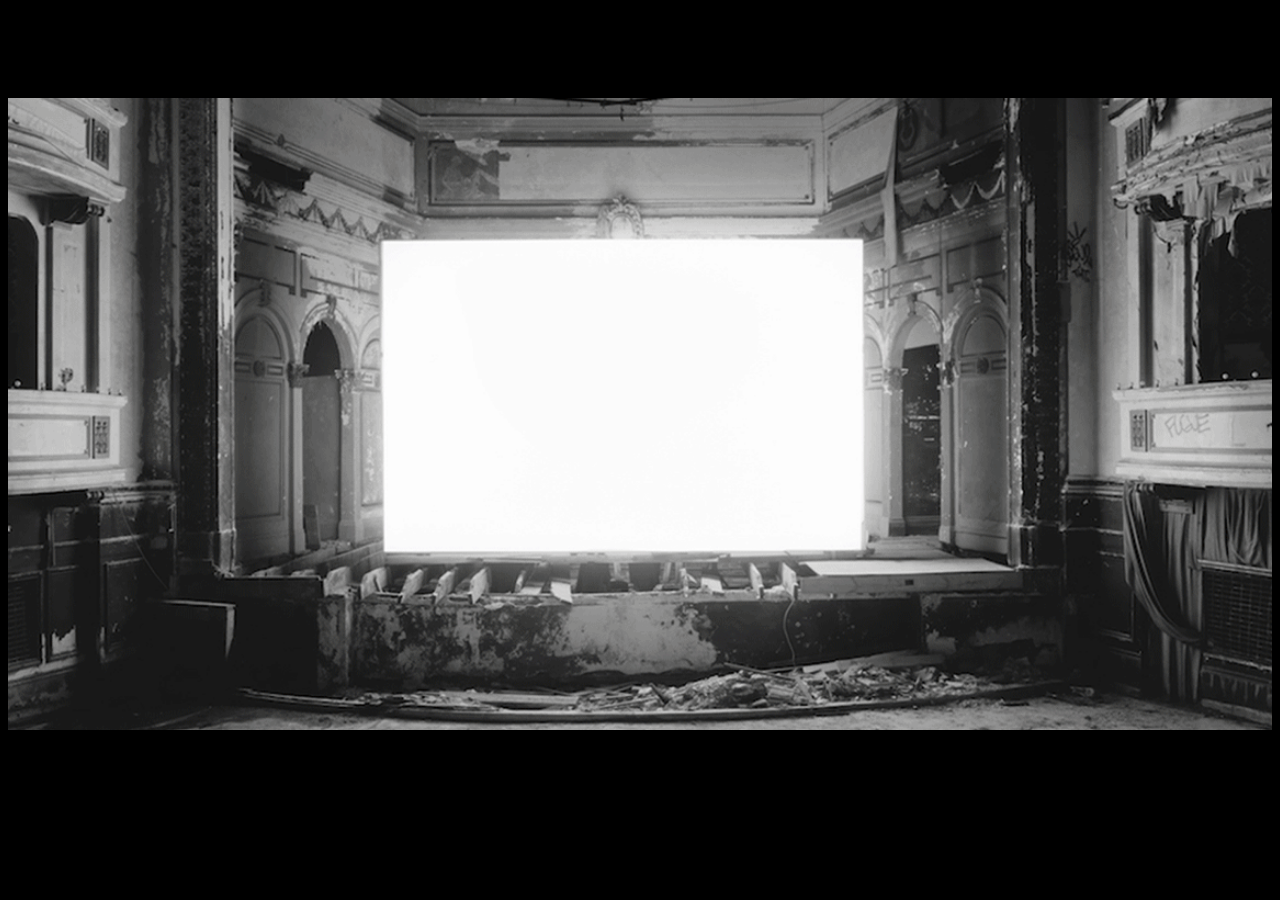
<file: index.html>
<!DOCTYPE html>
<html>
<head>

  <title>Cinema Balash</title>
<style>
.center {
    display: block;
    margin-left: auto;
    margin-right: auto;
    width: 50%;

}
.img {
  width: 100%;
  height:auto;
}
</style>

</head>
<body>


<body bgcolor="black">
  <br>
  <br>
<br>
<br>
<br>
<a href="/upcoming.html">
  <img src="/assets/bigscreen.gif" class="center, img">
</a>
</div>

</body>

</html>
</file>
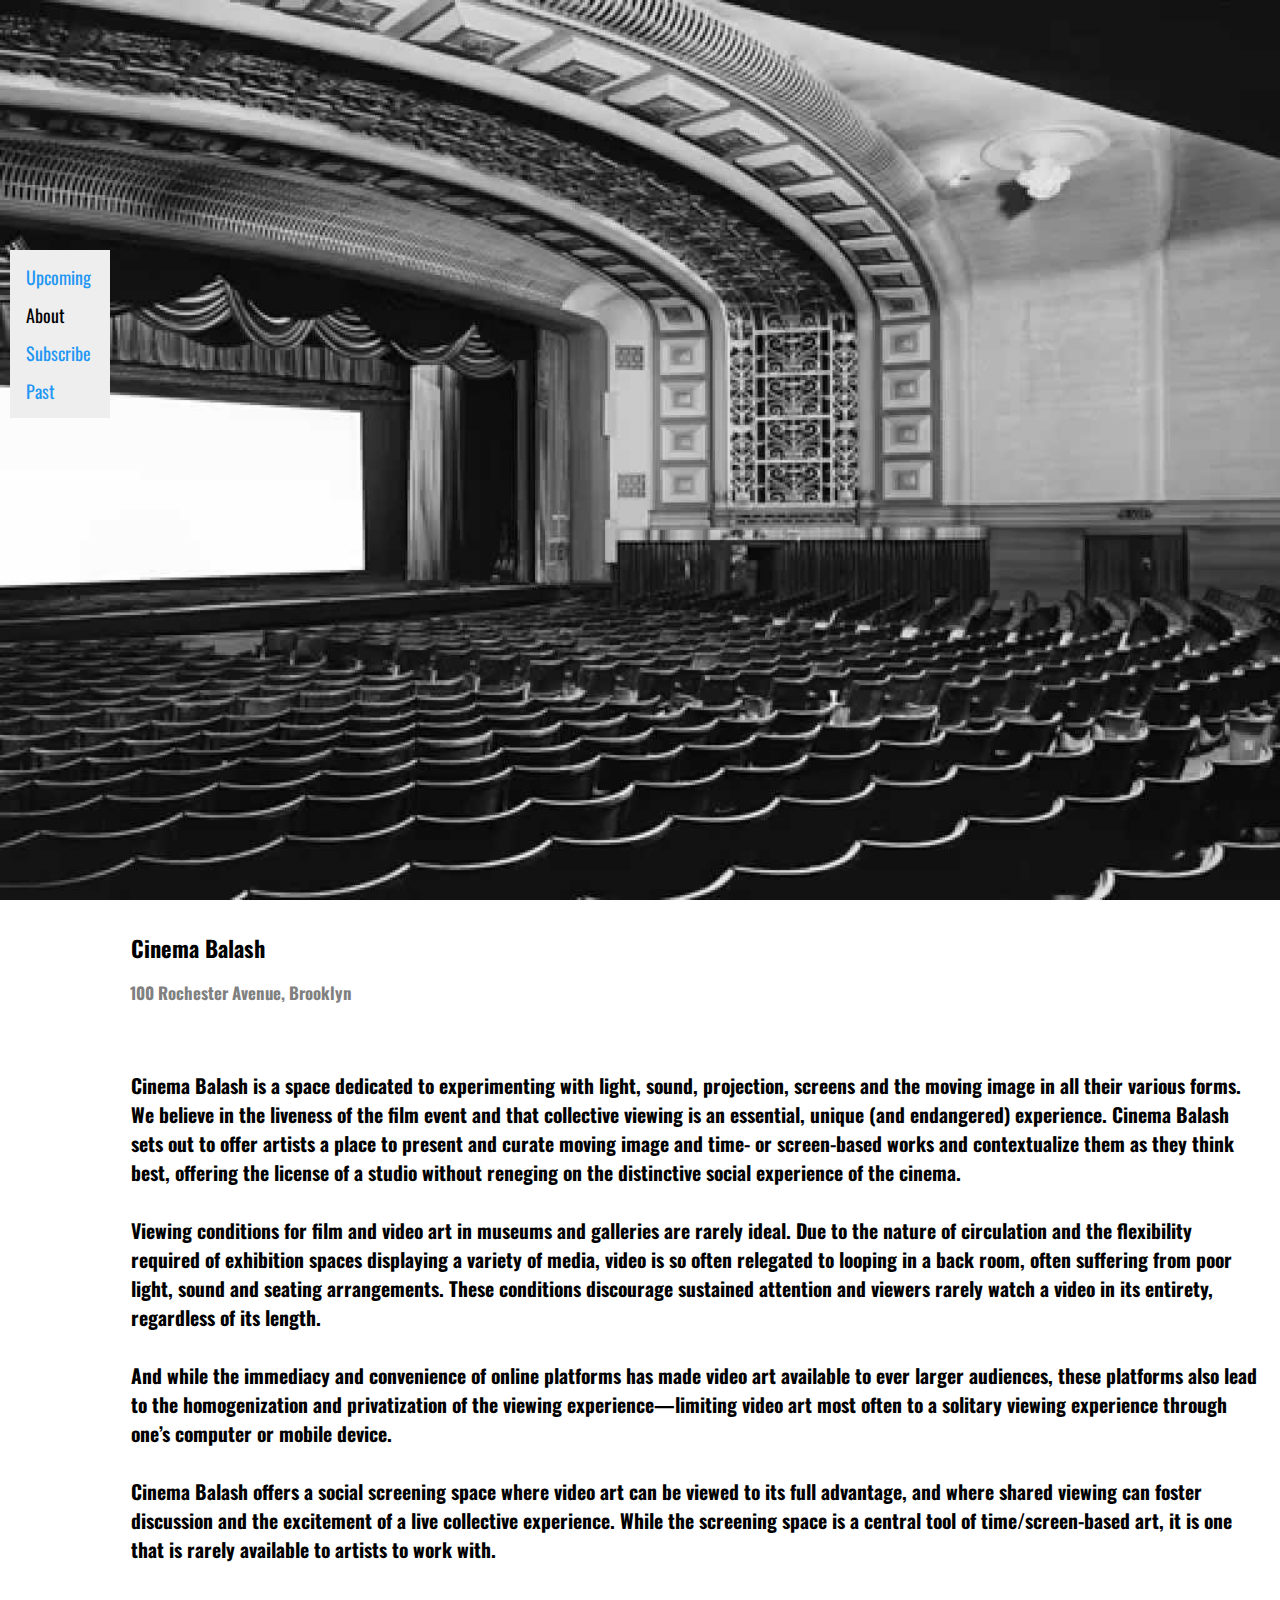
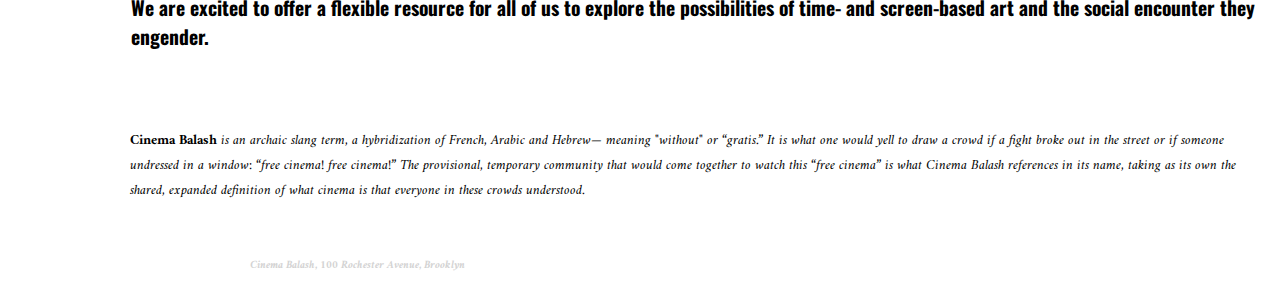
<file: about.html>
<html>
<head>
  <meta charset="utf-8">
  <title>Cinema Balash</title>
  <link href="https://fonts.googleapis.com/css?family=Amiri|Oswald" rel="stylesheet">
  <link rel="stylesheet" type="text/css" href="style.css">

<meta name="viewport" content="width=device-width, initial-scale=1">
<style>

/* BACKGROUND IMAGE  */
.bg {
    background-image: url("assets/about.jpg");
    height: 100%;
    background-position: center;
    background-repeat: no-repeat;
    background-size: cover;
}


</style>
</head>

<body>
<div class="bg">
</div>

<!-- SIDEBAR -->

<div class="sidenav">
  <a href="/upcoming.html">Upcoming</a>
  <!-- <a href="/archive.html">Archive</a> -->
  <a href="/about.html"><font color="black">About</font></a>
  <a href="/subscribe.html">Subscribe</a>
  <a href="/past.html">Past</a>
</div>

<!-- TEXT  -->

<div class="main">
<p>
  <h1>Cinema Balash</h1>
  <h2>100 Rochester Avenue, Brooklyn</h2>
  <br>


<h4>Cinema Balash is a space dedicated to experimenting with light, sound, projection,
screens and the moving image in all their various forms. We believe in the liveness of
the film event and that collective viewing is an essential, unique (and endangered)
experience. Cinema Balash sets out to offer artists a place to present and curate
moving image and time- or screen-based works and contextualize them as they think
best, offering the license of a studio without reneging on the distinctive social
experience of the cinema.
<br><br>
Viewing conditions for film and video art in museums and galleries are rarely ideal.
Due to the nature of circulation and the flexibility required of exhibition spaces
displaying a variety of media, video is so often relegated to looping in a back room,
often suffering from poor light, sound and seating arrangements. These conditions
discourage sustained attention and viewers rarely watch a video in its entirety,
regardless of its length.
<br><br>
And while the immediacy and convenience of online platforms has made video art
available to ever larger audiences, these platforms also lead to the homogenization
and privatization of the viewing experience—limiting video art most often to a
solitary viewing experience through one’s computer or mobile device.
<br><br>
Cinema Balash offers a social screening space where video art can be viewed to its
full advantage, and where shared viewing can foster discussion and the excitement
of a live collective experience. While the screening space is a central tool of
time/screen-based art, it is one that is rarely available to artists to work with.
<br><br>
We are excited to offer a flexible resource for all of us to explore the possibilities
of time- and screen-based art and the social encounter they engender.
</h4>
<br><br>
<b>Cinema Balash </b><i>is an archaic slang term, a hybridization of French, Arabic
 and Hebrew—<i><balash</i> meaning "without" or “gratis.”
 It is what one would yell to draw a crowd if a fight broke out in the street or if
 someone undressed in a window: “free cinema! free cinema!” The provisional, temporary
 community that would come together to watch this “free cinema” is what </i> Cinema Balash <i>
 references in its name, taking as its own the shared, expanded definition of what cinema is that everyone in these crowds understood.</i>
<br><br>
  </p>

<h3>Cinema Balash, 100 Rochester Avenue, Brooklyn </h3>
</p>
</div>
</body>
</html>
</file>
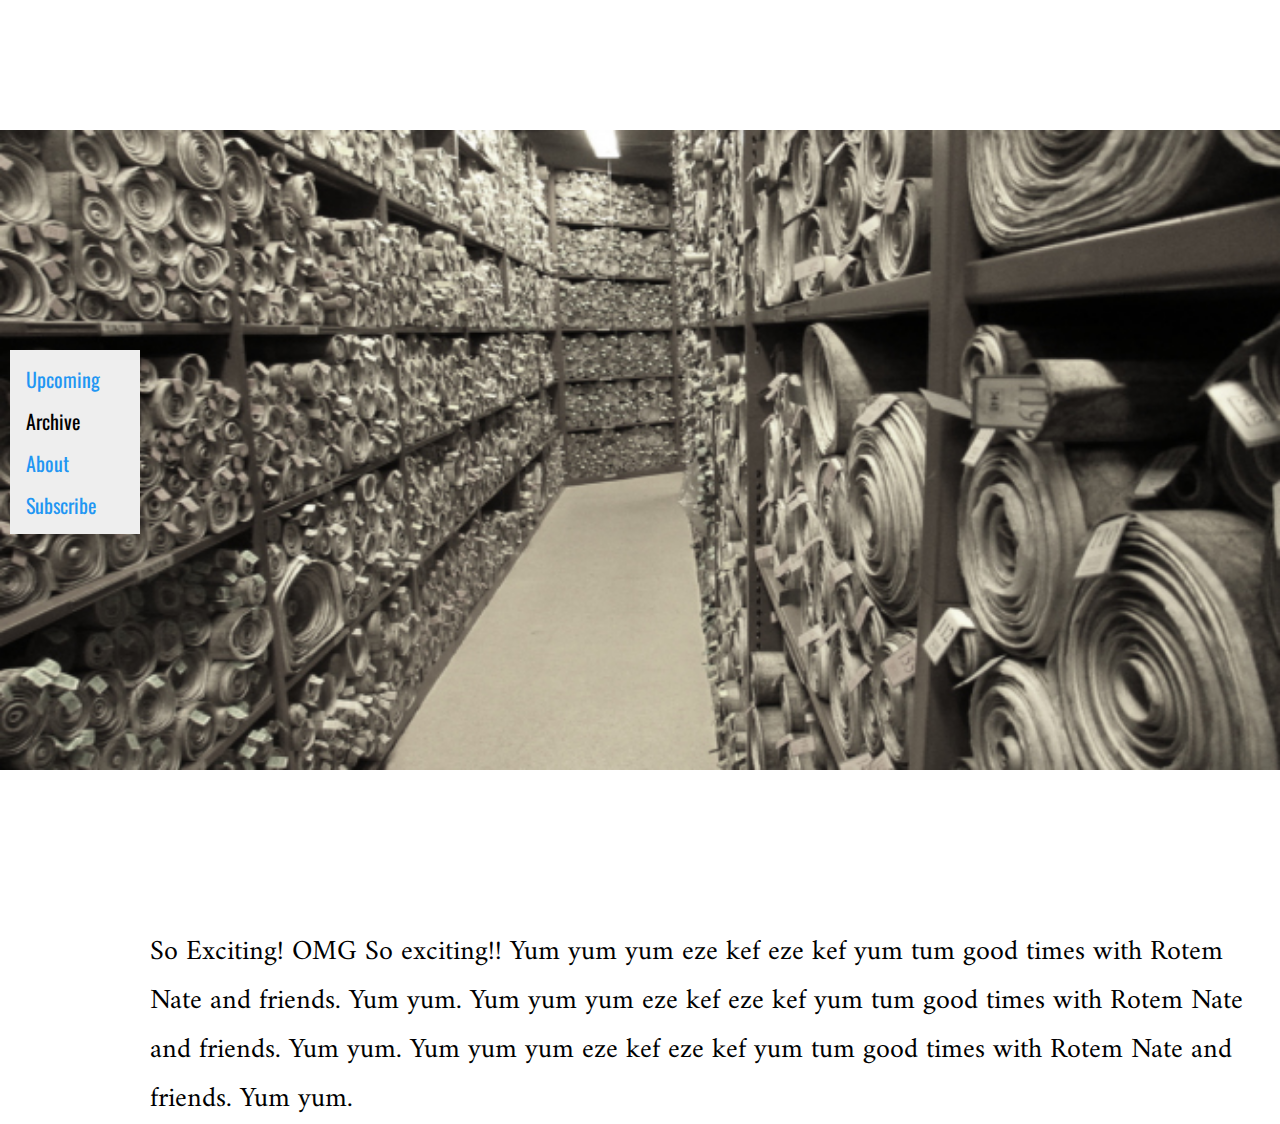
<file: archive.html>
<!DOCTYPE html>
<html>
<head>
  <meta charset="utf-8">
  <title>Cinema Balash</title>

  <link href="https://fonts.googleapis.com/css?family=Amiri|Oswald" rel="stylesheet">

<meta name="viewport" content="width=device-width, initial-scale=1">
<style>
body, html {
  height: 100%;
  margin: 0;
    <font-family: 'Oswald', sans-serif;>


    /* font-family: 'Oswald', sans-serif;
     font-family: 'Amiri', serif; */

}


.bg {
    background-image: url("assets/archive.jpg");
    height: 100%;
    background-position: center;
    background-repeat: no-repeat;
    background-size: contain;
}

.sidenav {
    width: 130px;
    position: fixed;
    z-index: 1;
    top: 350px;
    left: 10px;
    background: #eee;
    overflow-x: hidden;
    padding: 8px 0;
    font-family: 'Oswald', sans-serif;

}

.sidenav a {
    padding: 6px 8px 6px 16px;
    text-decoration: none;
    font-size: 20px;
    color: #2196F3;
    display: block;
}

.sidenav a:hover {
    color: #064579;
}

.main {
    margin-left: 140px; /* Same width as the sidebar + left position in px */
    font-size: 28px; /* Increased text to enable scrolling */
    padding: 0px 10px;

    font-family: 'Amiri', serif;

}

@media screen and (max-height: 450px) {
    .sidenav {padding-top: 15px;}
    .sidenav a {font-size: 18px;}
}


</style>
</head>
<body>

<div class="bg"></div>

<div class="sidenav">
  <a href="/upcoming.html">Upcoming</a>
  <a href="/archive.html"><font color="black">Archive</font></a>
  <a href="/about.html">About</a>
  <a href="/subscribe.html">Subscribe</a>

</div>


<div class="main">



  <p>So Exciting! OMG So exciting!! Yum yum yum eze kef eze kef yum tum good times with Rotem Nate and friends. Yum yum. Yum yum yum eze kef eze kef yum tum good times with Rotem Nate and friends. Yum yum. Yum yum yum eze kef eze kef yum tum good times with Rotem Nate and friends. Yum yum. </p>
</div>



</body>
</html>
</file>
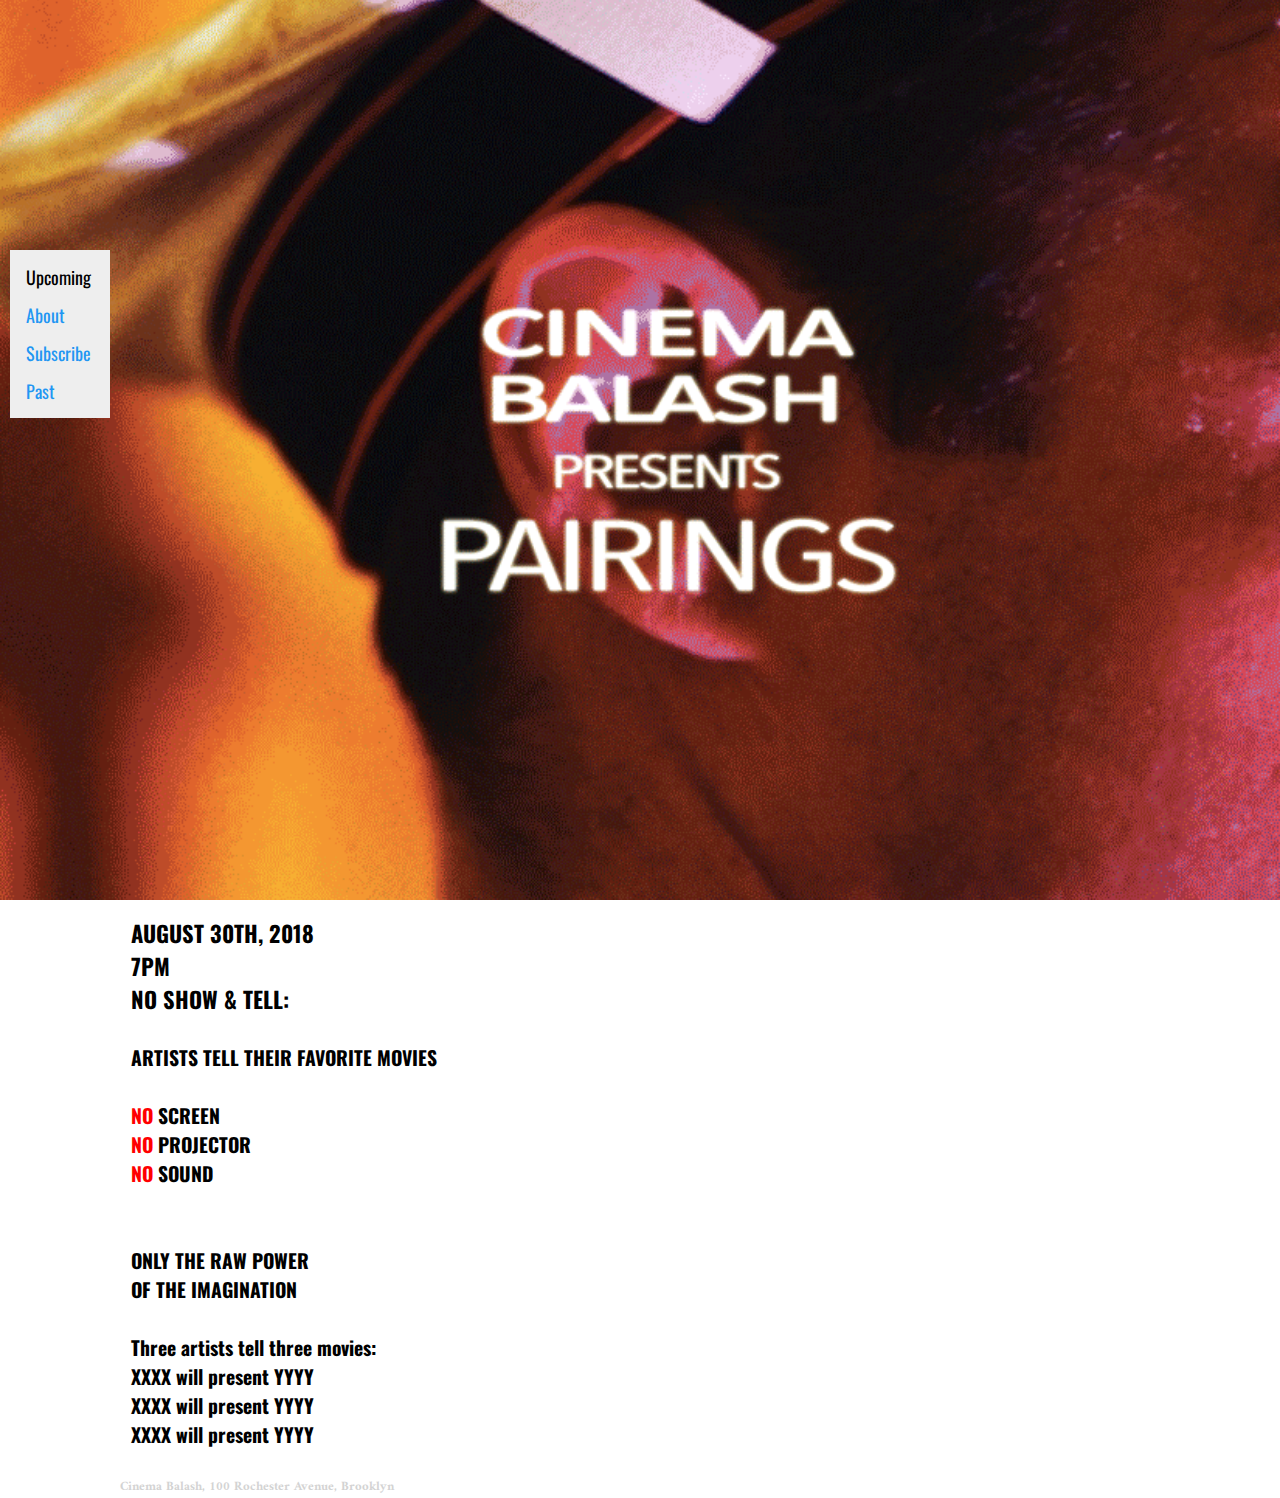
<file: lab.html>
<!DOCTYPE html>

<html>
<head>
  <meta charset="utf-8">
  <title>Cinema Balash</title>
  <link href="https://fonts.googleapis.com/css?family=Amiri|Oswald" rel="stylesheet">
  <link rel="stylesheet" type="text/css" href="style.css">

<meta name="viewport" content="width=device-width, initial-scale=1">
<style>

/* BACKGROUND IMAGE  */
.bg {
    background-image: url("assets/pairings3.gif");
    height: 100%;
    background-position: center;
    background-repeat: no-repeat;
    background-size: cover;
}


</style>
</head>

<body>

<div class="bg">
</div>

<!-- SIDEBAR -->

<div class="sidenav">
<a href="/upcoming.html"><font color="black">Upcoming</font></a>
  <!-- <a href="/archive.html">Archive</a> -->
  <a href="/about.html">About</a>
  <a href="/subscribe.html">Subscribe</a>
  <a href="/past.html">Past</a>

</div>

<!-- TEXT  -->

<div class="main">

  <h1>AUGUST 30TH, 2018<br>7PM

  <br>NO SHOW & TELL:<br></h1><h4>


ARTISTS TELL THEIR FAVORITE MOVIES<br><br>

<font color=red>NO </font>SCREEN<br>
<font color=red>NO</font> PROJECTOR<br>
<font color=red>NO </font>SOUND<br>
<br><br>
ONLY THE RAW POWER<br>
OF THE IMAGINATION<br>
<br>
Three artists tell three movies:<br>
XXXX will present YYYY<br>
XXXX will present YYYY<br>
XXXX will present YYYY<br>

</h4>
</div>

<h3>
Cinema Balash, 100 Rochester Avenue, Brooklyn
</h3>

</body>
</html>
</file>
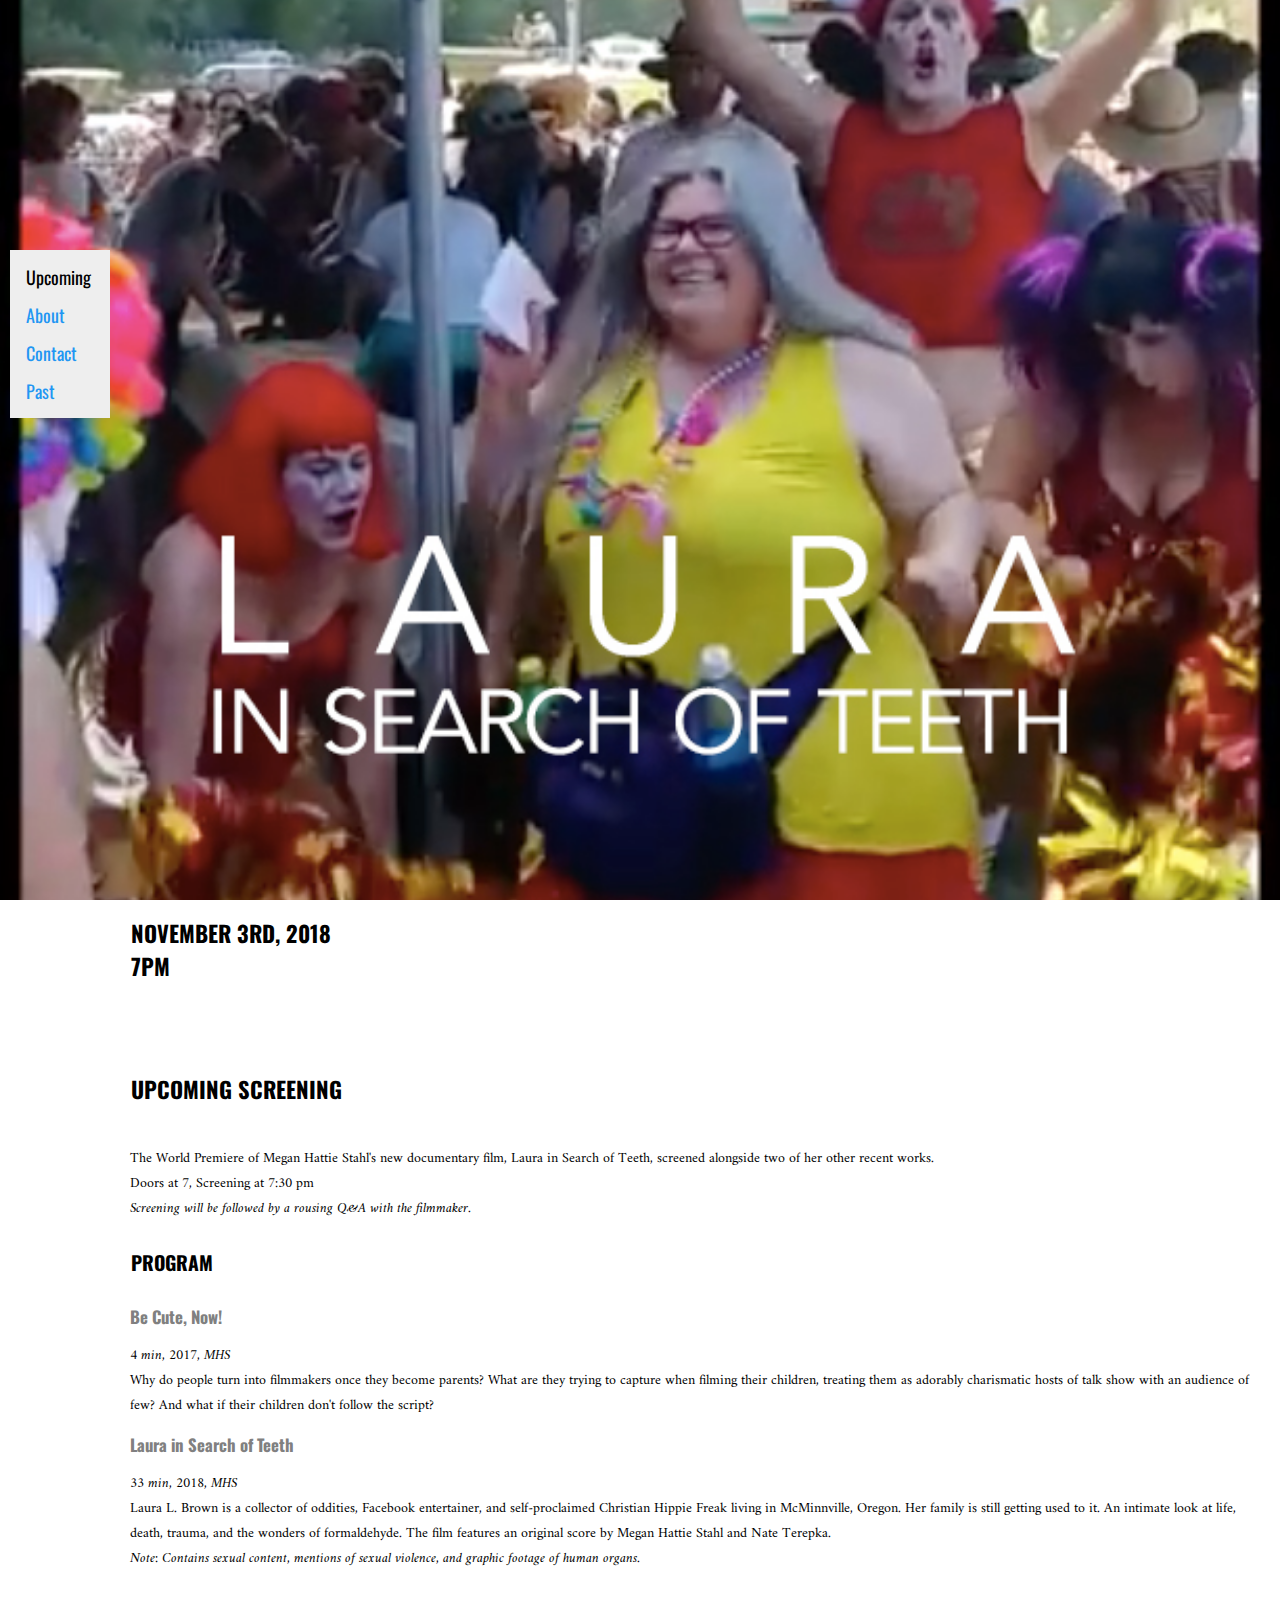
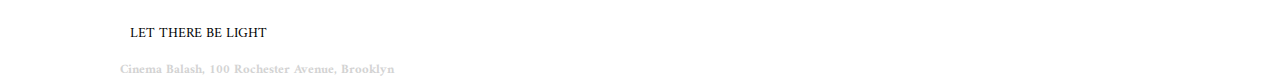
<file: nov3.html>
<!DOCTYPE html>
<html>
<head>
  <meta charset="utf-8">
  <title>Cinema Balash</title>
  <link href="https://fonts.googleapis.com/css?family=Amiri|Oswald" rel="stylesheet">
  <link rel="stylesheet" type="text/css" href="style.css">

<meta name="viewport" content="width=device-width, initial-scale=1">
<style>

/* BACKGROUND IMAGE  */
.bg {
    background-image: url("assets/LAURA_TEETH3.jpg");
    height: 100%;
    background-position: center;
    background-repeat: no-repeat;
    background-size: cover;
}

</style>
</head>
<body>

<div class="bg">
</div>

<!-- SIDEBAR -->

<div class="sidenav">
<a href="/upcoming.html"><font color="black">Upcoming</font></a>
  <!-- <a href="/archive.html">Archive</a> -->
  <a href="/about.html">About</a>
  <a href="/subscribe.html">Contact</a>
  <a href="/past.html">Past</a>

</div>

<!-- TEXT  -->

<div class="main">

  <h1>NOVEMBER 3RD, 2018<br>7PM



<br><br></h4>
<br>
<h1>
  UPCOMING SCREENING</h1><BR>

The World Premiere of Megan Hattie Stahl's new documentary film, Laura in Search of Teeth, screened alongside two of her other recent works.

<br>Doors at 7, Screening at 7:30 pm<br>

<i>
Screening will be followed by a rousing Q&A with the filmmaker.</i><br>

<h4>PROGRAM</h4>

<b><h2>Be Cute, Now!</h2></b>
<i>4 min, 2017, MHS</i><br>

Why do people turn into filmmakers once they become parents? What are they trying to capture when filming their children, treating them as adorably charismatic hosts of talk show with an audience of few? And what if their children don't follow the script?
<br>

<b><h2>Laura in Search of Teeth</h2></b>
<i>33 min, 2018, MHS</i><br>

Laura L. Brown is a collector of oddities, Facebook entertainer, and self-proclaimed Christian Hippie Freak living in McMinnville, Oregon. Her family is still getting used to it. An intimate look at life, death, trauma, and the wonders of formaldehyde. The film features an original score by Megan Hattie Stahl and Nate Terepka.
<br><i>
Note: Contains sexual content, mentions of sexual violence, and graphic footage of human organs.
</i>
<br><br><br>
LET THERE BE LIGHT

</h4>
</div>

<h3>
Cinema Balash, 100 Rochester Avenue, Brooklyn
</h3>

</body>
</html>
</file>
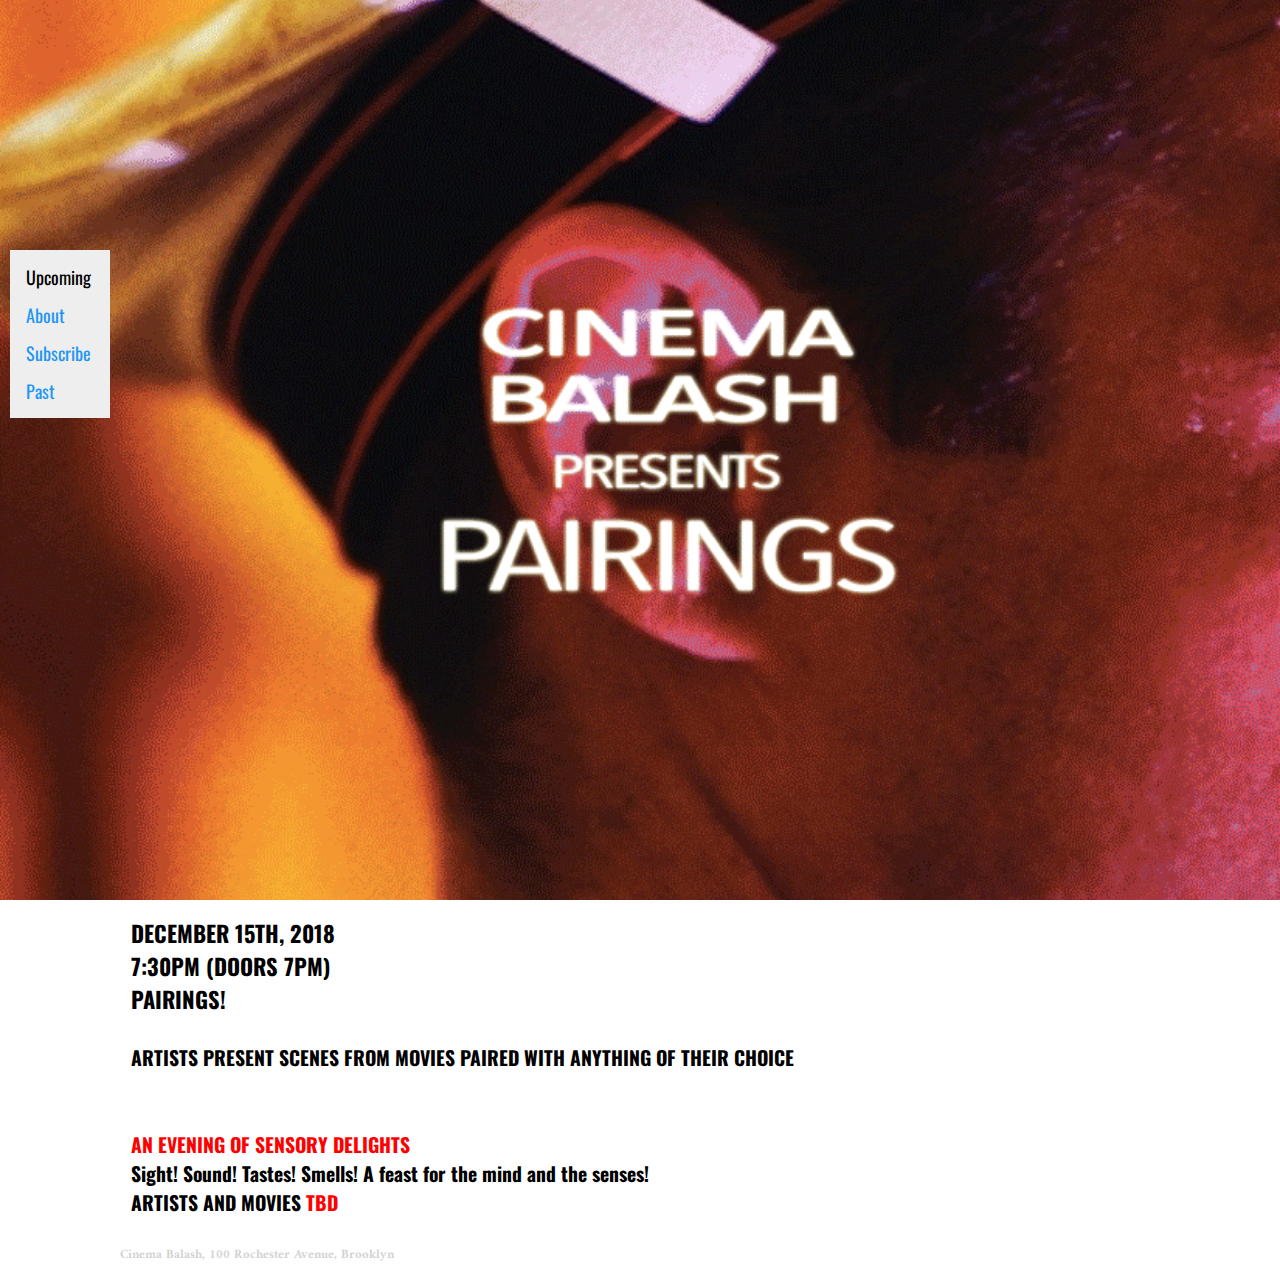
<file: pairings.html>
<!DOCTYPE html>

<html>
<head>
  <meta charset="utf-8">
  <title>Cinema Balash</title>
  <link href="https://fonts.googleapis.com/css?family=Amiri|Oswald" rel="stylesheet">
  <link rel="stylesheet" type="text/css" href="style.css">

<meta name="viewport" content="width=device-width, initial-scale=1">
<style>

/* BACKGROUND IMAGE  */
.bg {
    background-image: url("assets/pairings3.gif");
    height: 100%;
    background-position: center;
    background-repeat: no-repeat;
    background-size: cover;
}


</style>
</head>

<body>

<div class="bg">
</div>

<!-- SIDEBAR -->

<div class="sidenav">
<a href="/upcoming.html"><font color="black">Upcoming</font></a>
  <!-- <a href="/archive.html">Archive</a> -->
  <a href="/about.html">About</a>
  <a href="/subscribe.html">Subscribe</a>
  <a href="/past.html">Past</a>

</div>

<!-- TEXT  -->

<div class="main">

  <h1>DECEMBER 15TH, 2018<br>7:30PM (DOORS 7PM)

  <br>PAIRINGS!<br></h1><h4>


ARTISTS PRESENT SCENES FROM MOVIES PAIRED WITH ANYTHING OF THEIR CHOICE<br><br>
<BR>
<font color=red>AN EVENING OF SENSORY DELIGHTS </font><br>
 Sight! Sound! Tastes! Smells! A feast for the mind and the senses!
<br>
ARTISTS AND MOVIES <font color=red>TBD</font><br>

</h4>
</div>

<h3>
Cinema Balash, 100 Rochester Avenue, Brooklyn
</h3>

</body>
</html>
</file>
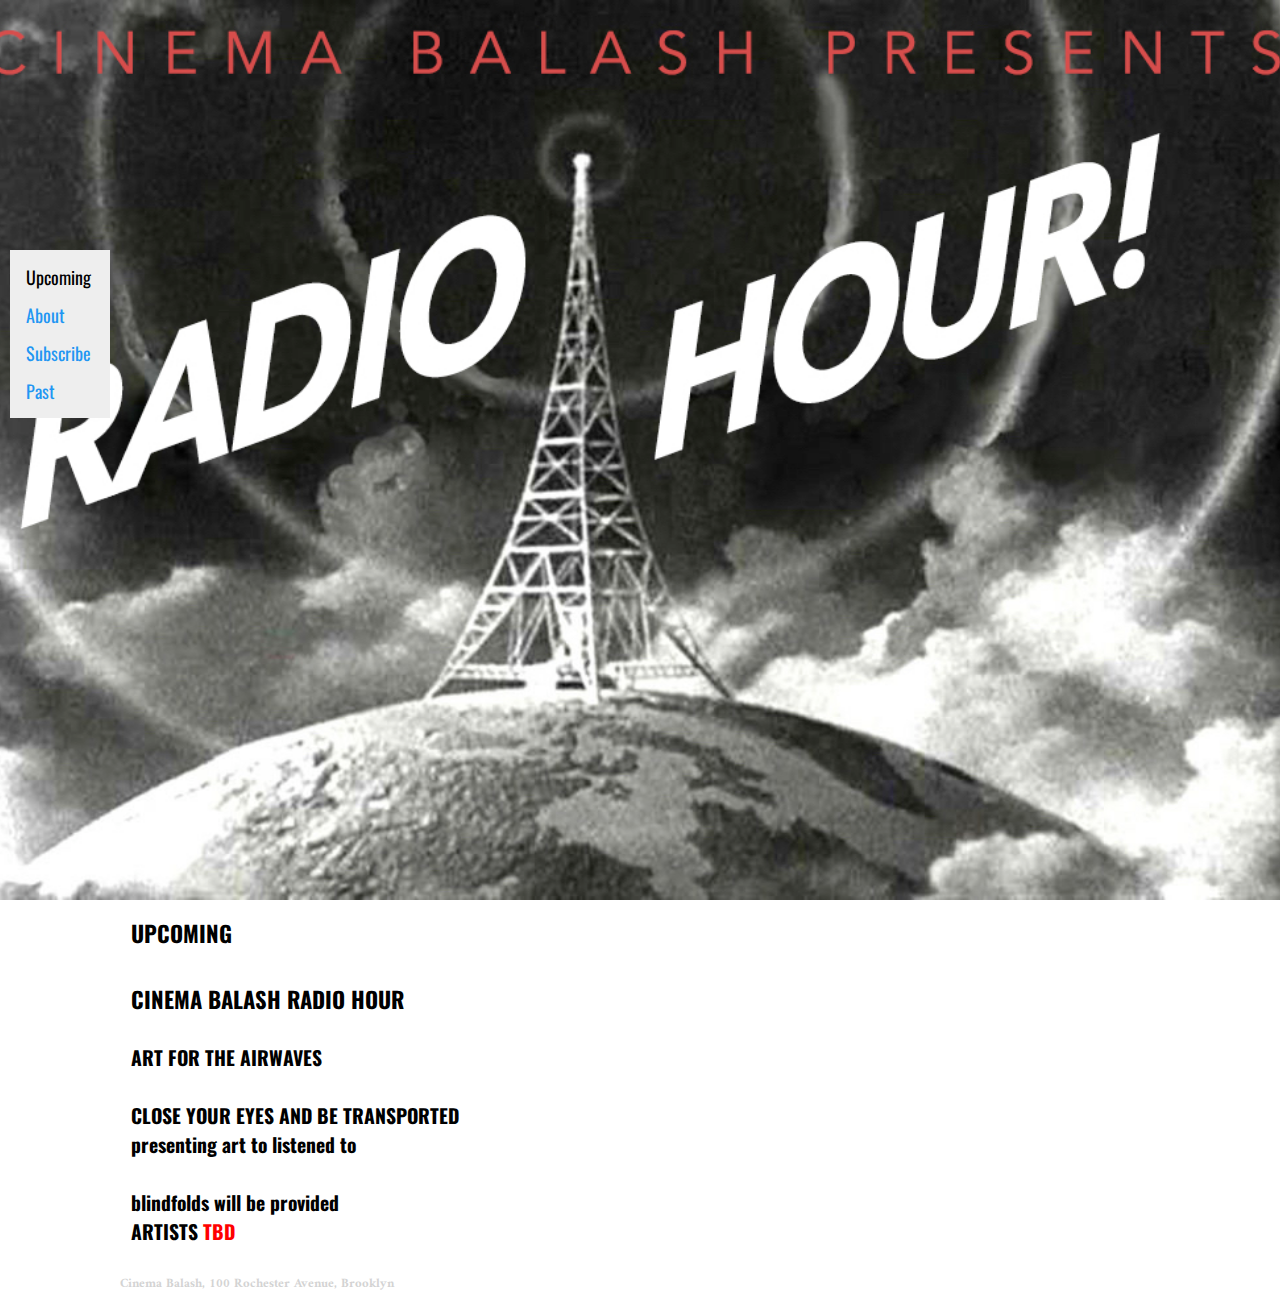
<file: radio.html>
<!DOCTYPE html>

<html>
<head>
  <meta charset="utf-8">
  <title>Cinema Balash</title>
  <link href="https://fonts.googleapis.com/css?family=Amiri|Oswald" rel="stylesheet">
  <link rel="stylesheet" type="text/css" href="style.css">

<meta name="viewport" content="width=device-width, initial-scale=1">
<style>

/* BACKGROUND IMAGE  */
.bg {
    background-image: url("assets/radio.jpg");
    height: 100%;
    background-position: center;
    background-repeat: no-repeat;
    background-size: cover;
}


</style>
</head>

<body>

<div class="bg">
</div>

<!-- SIDEBAR -->

<div class="sidenav">
<a href="/upcoming.html"><font color="black">Upcoming</font></a>
  <!-- <a href="/archive.html">Archive</a> -->
  <a href="/about.html">About</a>
  <a href="/subscribe.html">Subscribe</a>
  <a href="/past.html">Past</a>

</div>

<!-- TEXT  -->

<div class="main">

  <h1>UPCOMING<br>

  <br>CINEMA BALASH RADIO HOUR<br></h1><h4>


ART FOR THE AIRWAVES<br><br>

CLOSE YOUR EYES AND BE TRANSPORTED<br>
presenting art to listened to<br>
<br>
blindfolds will be provided<br>
ARTISTS <font color=red>TBD</font><br>

</h4>
</div>

<h3>
Cinema Balash, 100 Rochester Avenue, Brooklyn
</h3>

</body>
</html>
</file>
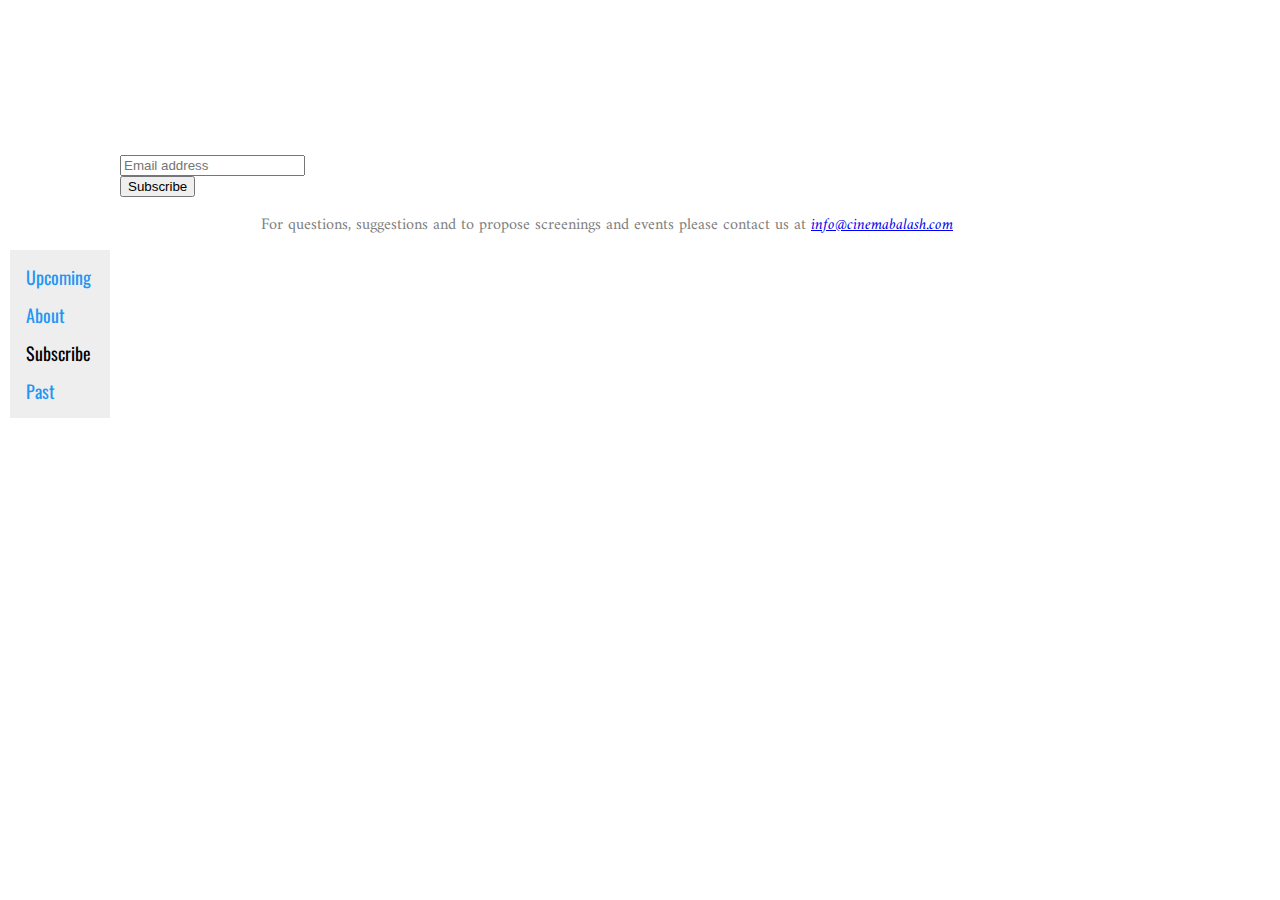
<file: subscribe.html>
<html lang="en">
<head>
<meta charset="utf-8">
  <title>Cinema Balash</title>
  <link href="https://fonts.googleapis.com/css?family=Amiri|Oswald" rel="stylesheet">
  <link rel="stylesheet" type="text/css" href="style.css">

<meta name="viewport" content="width=device-width, initial-scale=1">
</head>

  <!-- Begin MailChimp Signup Form -->
<link href="//cdn-images.mailchimp.com/embedcode/slim-10_7.css" rel="stylesheet" type="text/css">

<style type="text/css">
	#mc_embed_signup{background:#fff; clear:left; font:14px Helvetica,Arial,sans-serif; }


     /* MAIN */
     .main {
         margin-left: 120px; /* Same width as the sidebar + left position in px */
         font-size: 18px; /* Increased text to enable scrolling */
         padding: 0px 0px;
     }

</style>



<!-- BODY START -->

<body>

<div class="bg">
</div>

<!-- SIDEBAR -->

<div class="sidenav">
  <a href="/upcoming.html">Upcoming</a>
  <!-- <a href="/archive.html">Archive</a> -->
  <a href="/about.html">About</a>
  <a href="/subscribe.html"><font color="black">Subscribe</font></a>
<a href="/past.html">Past</a>
</div>

<!-- TEXT  -->

<div class="main">

<br>
<br>
<br>
<br>
<br>
  <div id="mc_embed_signup">
  <form action="https://cinemabalash.us18.list-manage.com/subscribe/post?u=6b63770490758eeeb5484587c&amp;id=6401e35f68" method="post" id="mc-embedded-subscribe-form" name="mc-embedded-subscribe-form" class="validate" target="_blank" novalidate>
      <div id="mc_embed_signup_scroll">

  	<input type="email" value="" name="EMAIL" class="email" id="mce-EMAIL" placeholder="Email address" required>
      <!-- real people should not fill this in and expect good things - do not remove this or risk form bot signups-->
      <div style="position: absolute; left: -5000px;" aria-hidden="true"><input type="text" name="b_6b63770490758eeeb5484587c_6401e35f68" tabindex="-1" value=""></div>
      <div class="clear"><input type="submit" value="Subscribe" name="subscribe" id="mc-embedded-subscribe" class="button"></div>
      </div>
  </form>
  </div>

</div>
<div class="main">
<text>
  For questions, suggestions and to propose screenings and events please contact us at
  <i>
<a href="info@cinemabalash.com">info@cinemabalash.com</a>
</i>

</text>
</div>
</body>
</html>
</file>
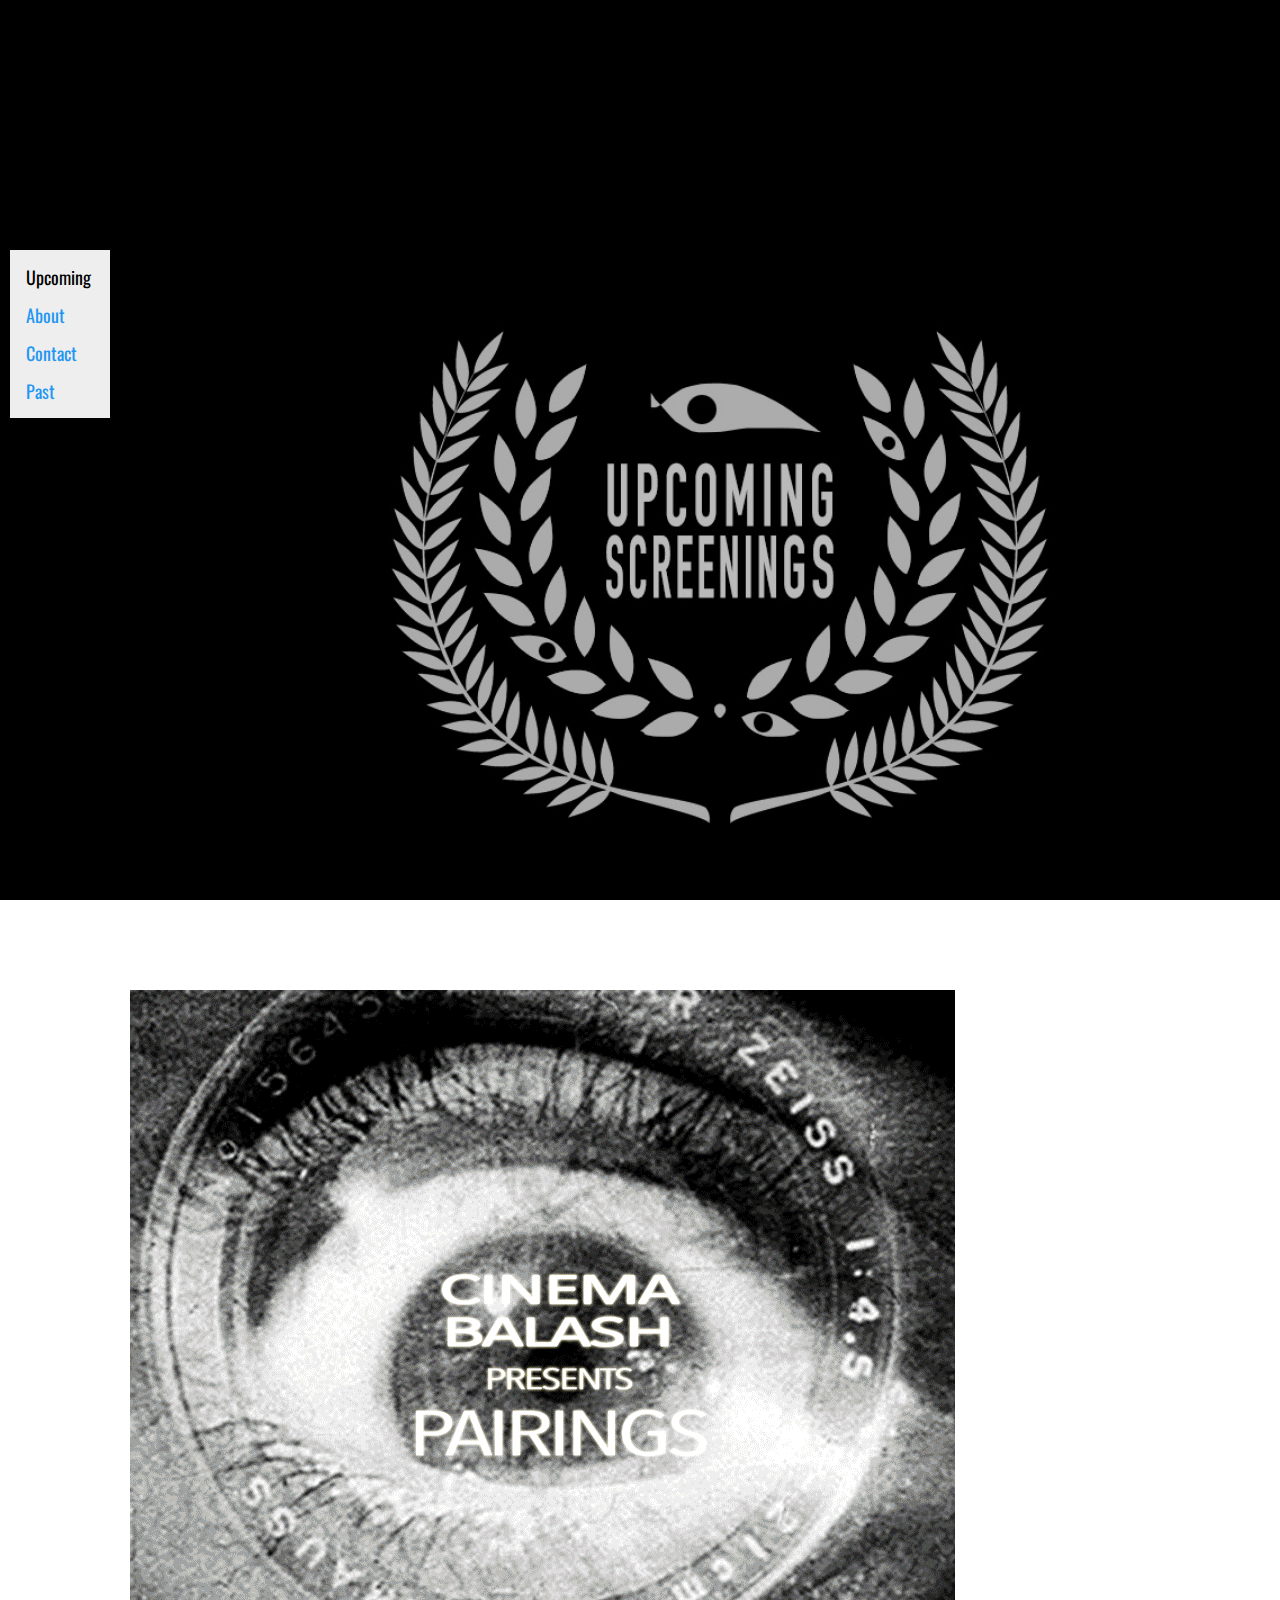
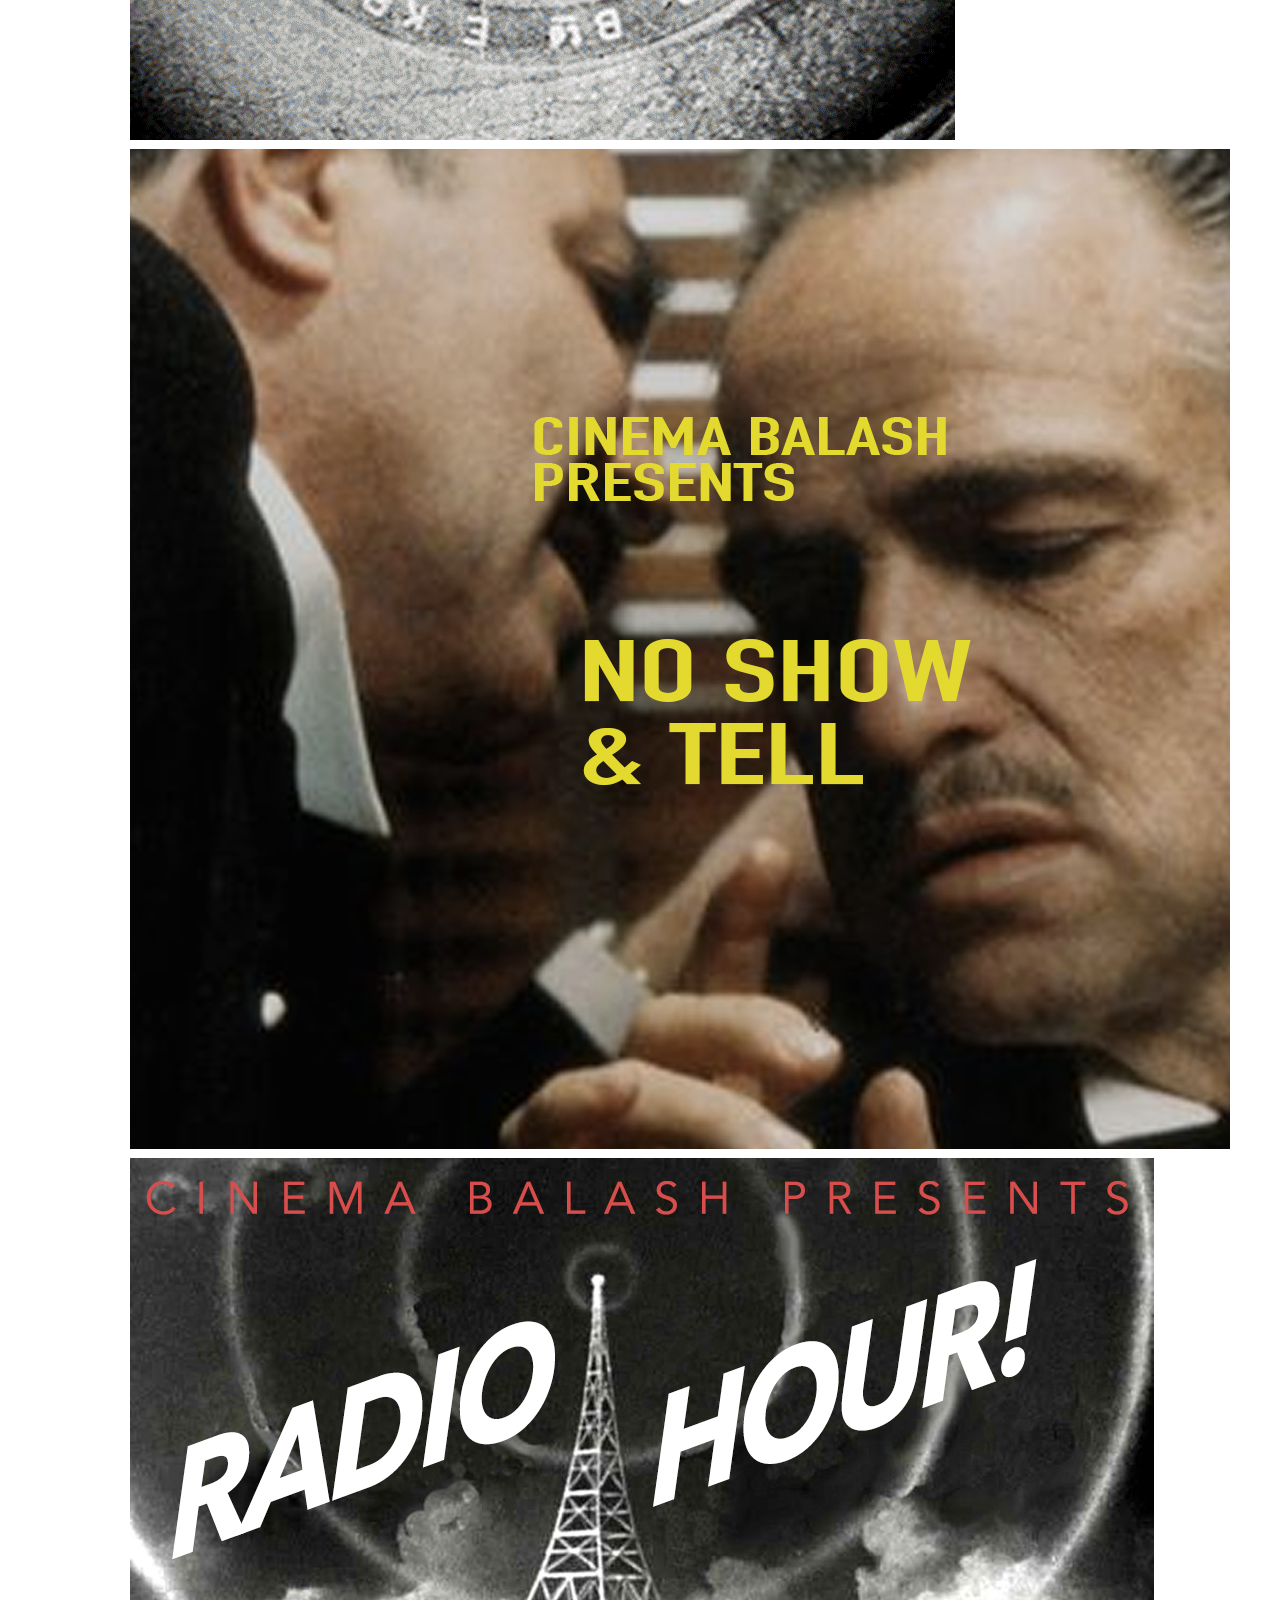
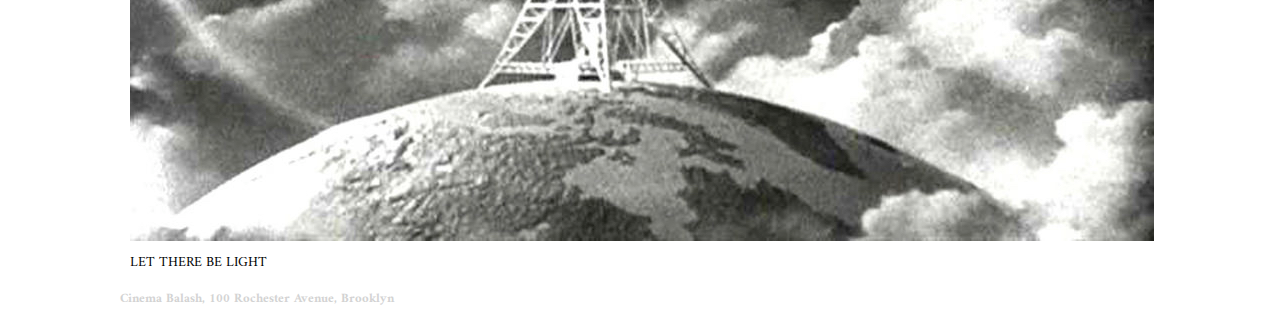
<file: upcoming.html>
<!DOCTYPE html>
<html>
<head>
  <meta charset="utf-8">
  <title>Cinema Balash</title>
  <link href="https://fonts.googleapis.com/css?family=Amiri|Oswald" rel="stylesheet">
  <link rel="stylesheet" type="text/css" href="style.css">

<meta name="viewport" content="width=device-width, initial-scale=1">
<style>

/* BACKGROUND IMAGE  */
.bg {
    background-image: url("assets/upcome4.jpg");
    height: 100%;
    background-position: center;
    background-repeat: no-repeat;
    background-size: cover;
}

</style>
</head>
<body>

<div class="bg">
</div>

<!-- SIDEBAR -->

<div class="sidenav">
<a href="/upcoming.html"><font color="black">Upcoming</font></a>
  <!-- <a href="/archive.html">Archive</a> -->
  <a href="/about.html">About</a>
  <a href="/subscribe.html">Contact</a>
  <a href="/past.html">Past</a>

</div>

<!-- TEXT  -->

<div class="main">

<h1>
  <br></h1><BR>

<a href="/pairings.html"> <img src="assets/pairings3.gif" alt="PAIRINGS"></a><br>

<a href="/lab.html"> <img src="assets/noshow3.jpg" alt="noshow"></a><br>
<a href="/radio.html"> <img src="assets/RADIOHOUR.jpg" alt="radio"></a>

<br>
LET THERE BE LIGHT

</h4>
</div>

<h3>
Cinema Balash, 100 Rochester Avenue, Brooklyn
</h3>

</body>
</html>
</file>
<file: style.css>
body, html {
  height: 100%;
  margin: 0;
}

.sidenav {
    width: 100px;
    position: fixed;
    z-index: 1;
    top: 250px;
    left: 10px;
    background: #eee;
    overflow-x: hidden;
    padding: 8px 0;
    font-family: 'Oswald', sans-serif;
}

.sidenav a {
    padding: 6px 8px 6px 16px;
    text-decoration: none;
    font-size: 18px;
    color: #2196F3;
    display: block;
}

.sidenav a:hover {
    color: #064579;
}

.main {
    margin-left: 120px; /* Same width as the sidebar + left position in px */
    margin-right: 10px;
    font-size: 14px; /* Increased text to enable scrolling */
    padding: 0px 10px;
font-family: 'Amiri', serif;

}

.project__video-container {
padding-right: 2rem;
width: 100%;
margin: 1rem 0;
}

.project__video {
  width: 100%;
  height: 56%
}

.project__image__full {

  width: 200%;
  position: center;
  size: cover;
}

.project__image {
  max-width: 100%;
  margin: 1rem 0;
  position: center;
  size: cover;
}

.project__image-small {
    width: 45%;
display: inline-block;
}

@media screen and (max-height: 450px) {
    .sidenav {padding-top: 15px;}
    .sidenav a {font-size: 18px;}

}

h1 {
    color: black;
    font-family: 'Oswald';
    font-size: 160%;
    border: 1px solid white;
    margin-left: 0px;

}

h2 {
    color: grey;
    font-family: 'Oswald';
    font-size: 120%;
    margin-left: 0px;

}

h3 {
    color: lightgrey;
    font-family: 'Amiri';
    font-size: 80%;
    margin-left: 120px;

}

h4 {
    color: black;
    font-family: 'Oswald';
    font-size: 140%;
    border: 1px solid white;
    margin-left: 0px;

}
p {
    color: grey;
    font-family: 'Amiri', sans-serif;
    font-size: 90%;
    border: 1px solid white;
    margin-left: 10px;

}


text {
    color: grey;
    font-family: 'Amiri', sans-serif;
    font-size: 90%;
    border: 1px solid white;
    margin-left: 140px;

}
</file>
